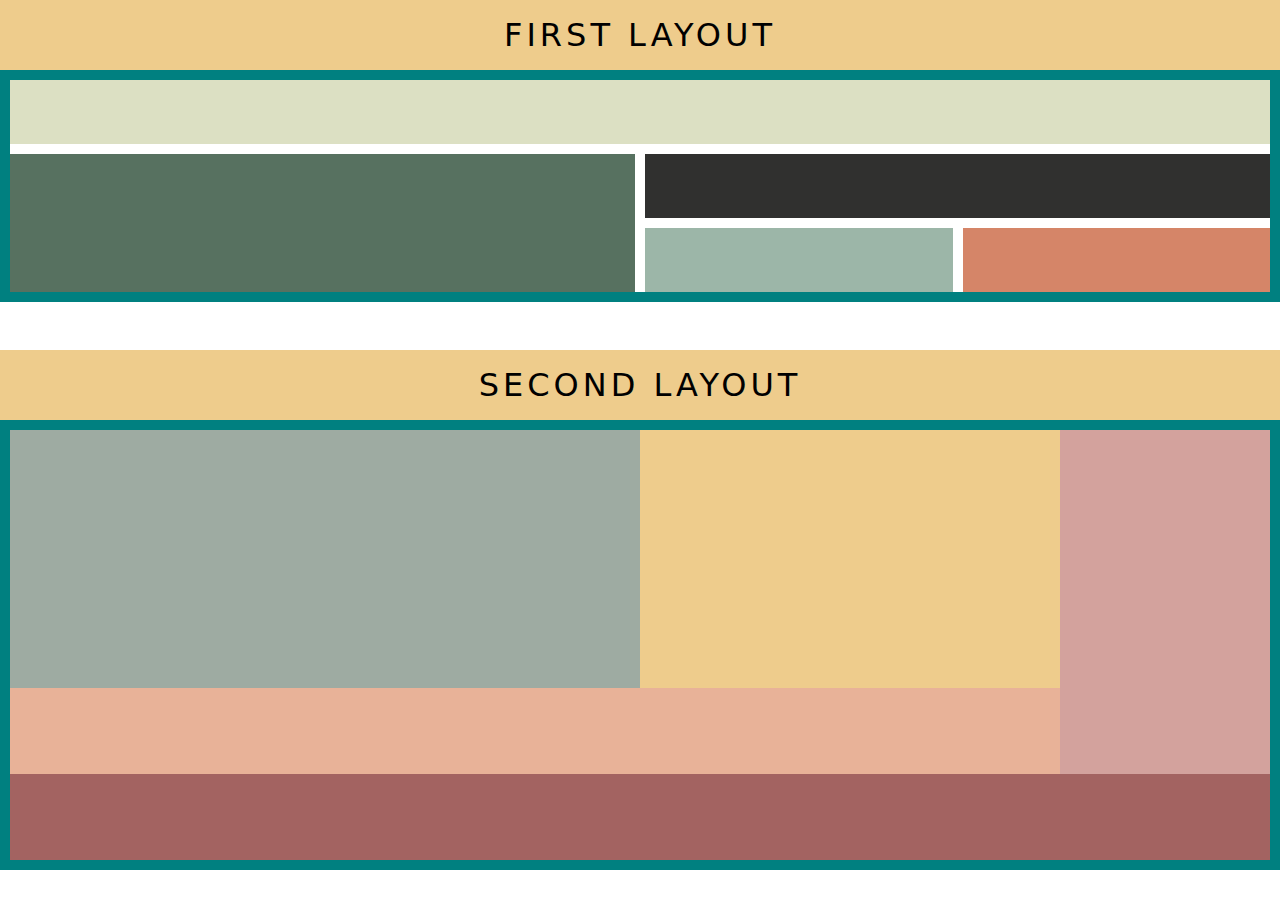
<file: Grid-Level-1_2/index.html>
<!DOCTYPE html>
<html lang="de">
  <head>
    <meta charset="UTF-8" />
    <meta http-equiv="X-UA-Compatible" content="IE=edge" />
    <meta name="viewport" content="width=device-width,initial-scale=1.0" />
    <link rel="stylesheet" href="./assets/css/style.css" />
    <title>Grid-Level-1_2</title>
  </head>
  <body>
    <main>
      <h2>First Layout</h2>
      <div class="grid-wrapper">
        <div class="item1"></div>
        <div class="item2"></div>
        <div class="item3"></div>
        <div class="item4"></div>
        <div class="item5"></div>
      </div>

      <h3>Second Layout</h3>
      <div class="main_wrapper">
        <div class="box1"></div>
        <div class="box2"></div>
        <div class="box3"></div>
        <div class="box4"></div>
        <div class="box5"></div>
      </div>
    </main>
  </body>
</html>
</file>
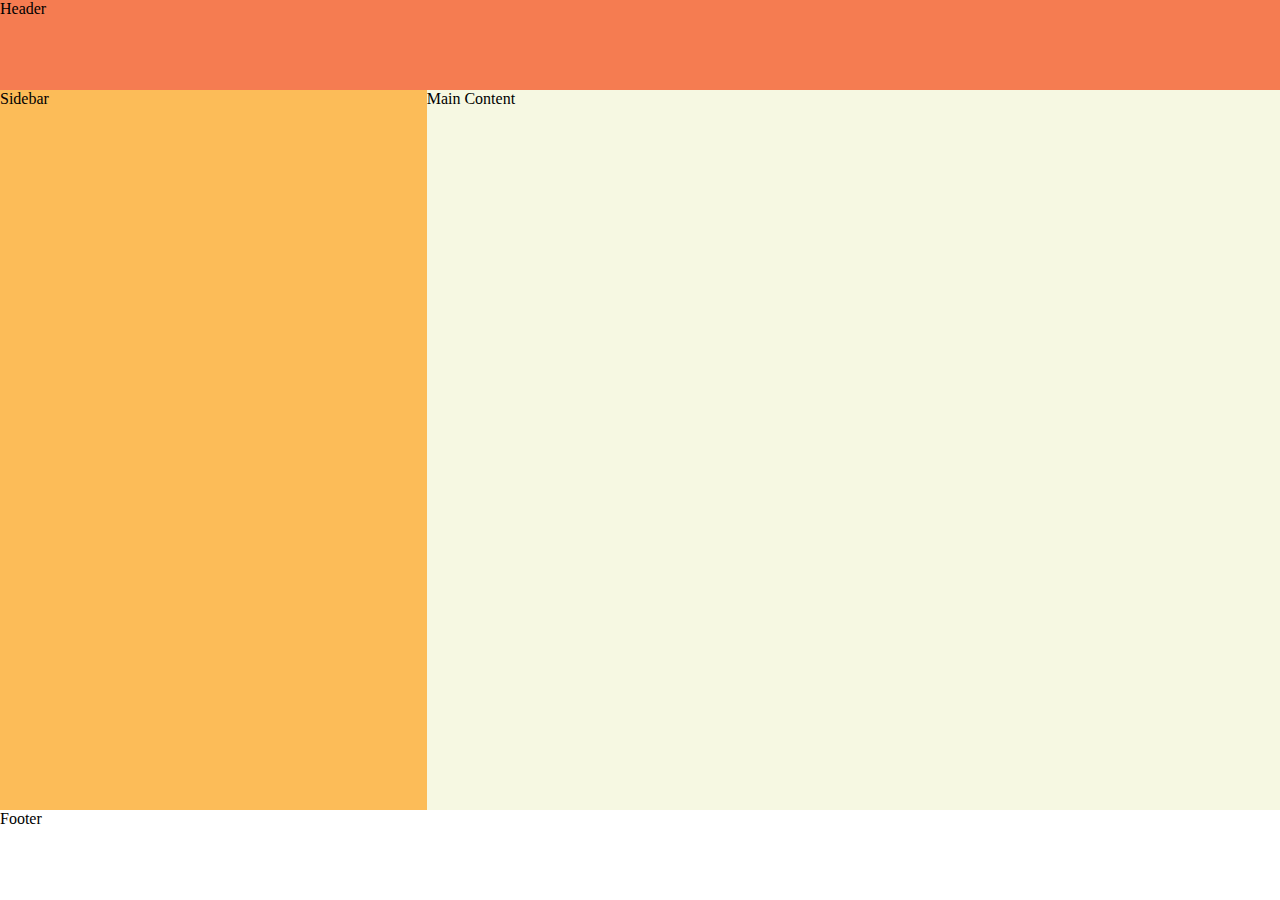
<file: Grid-Level-1_3/index.html>
<!DOCTYPE html>
<html lang="de">
  <head>
    <meta charset="UTF-8" />
    <meta http-equiv="X-UA-Compatible" content="IE=edge" />
    <meta name="viewport" content="width=device-width,initial-scale=1.0" />
    <link rel="stylesheet" href="./assets/css/style.css" />
    <title>Grid-Level-1_3</title>
  </head>
  <body>
    <main>
      <div class="main_wrapper">
        <div class="box1">Header</div>
        <div class="box2">Sidebar</div>
        <div class="box3">Main Content</div>
        <div class="box4">Footer</div>
      </div>
    </main>
  </body>
</html>
</file>
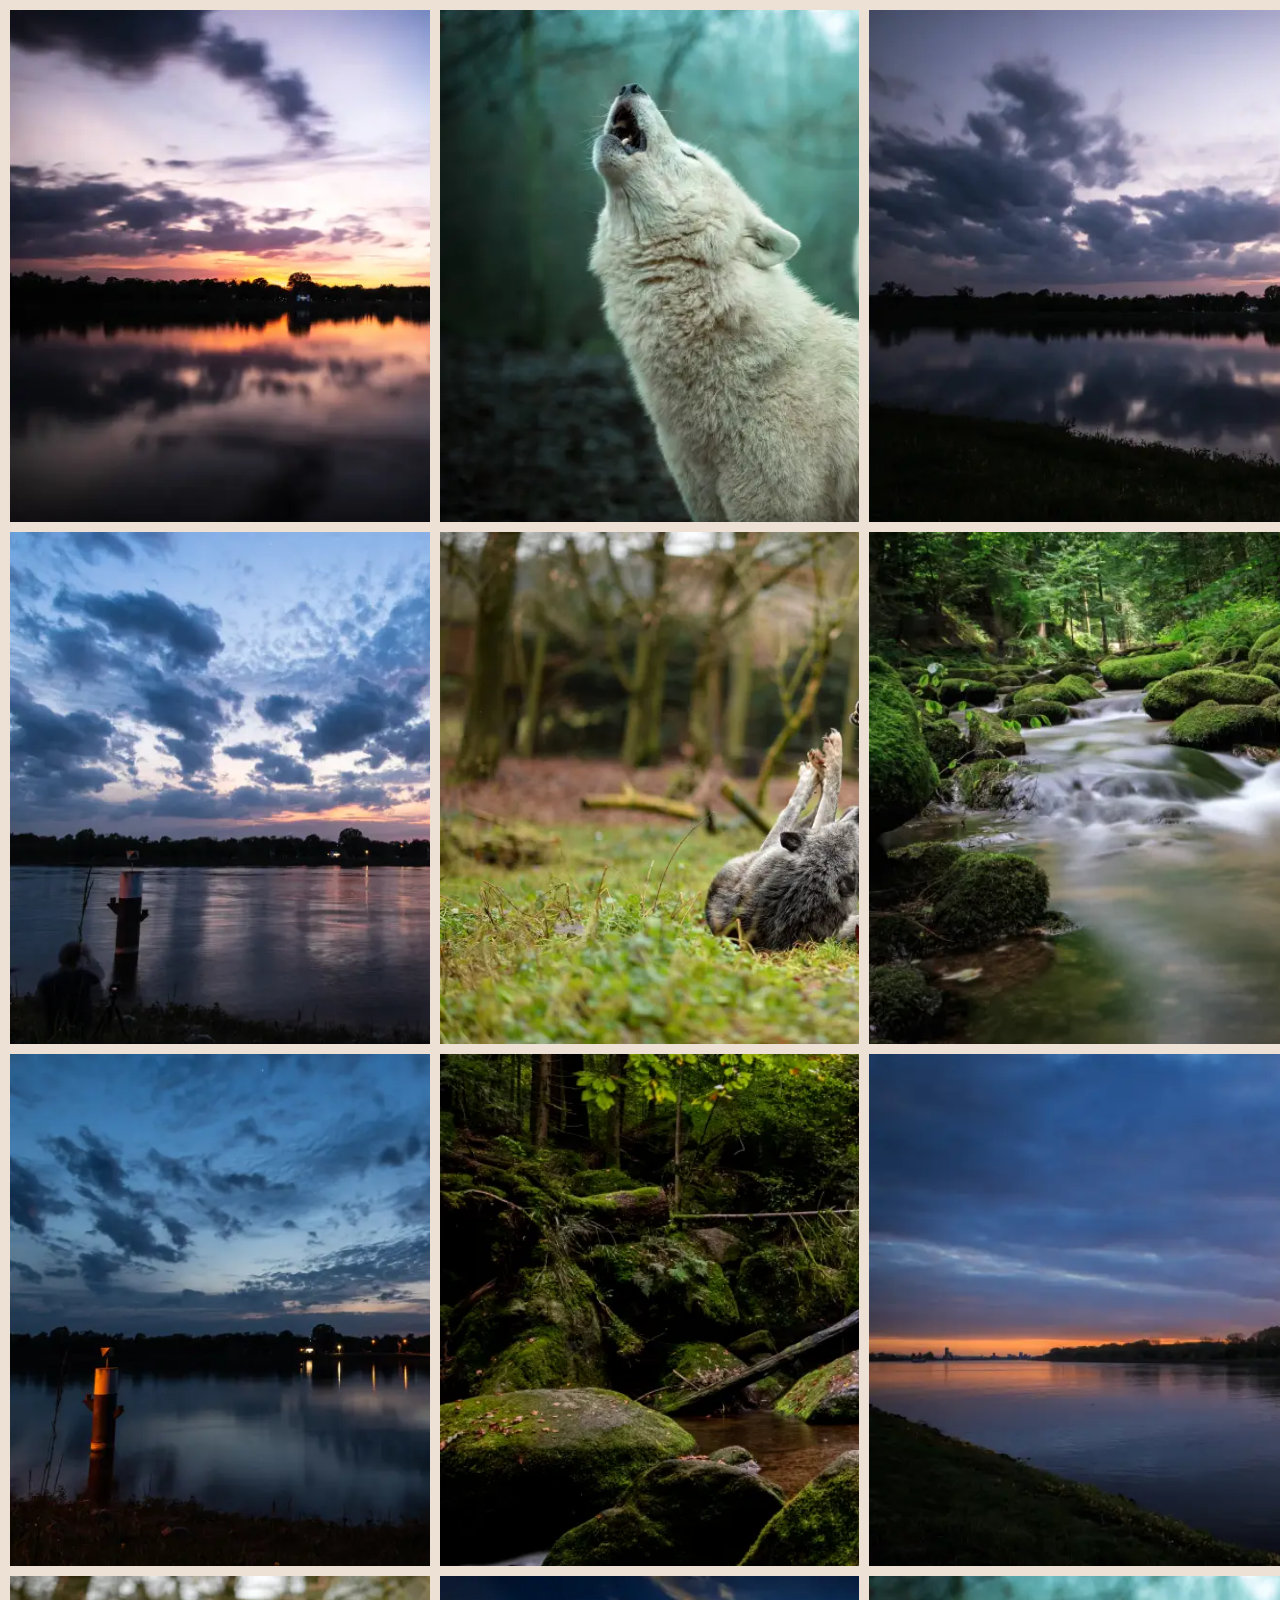
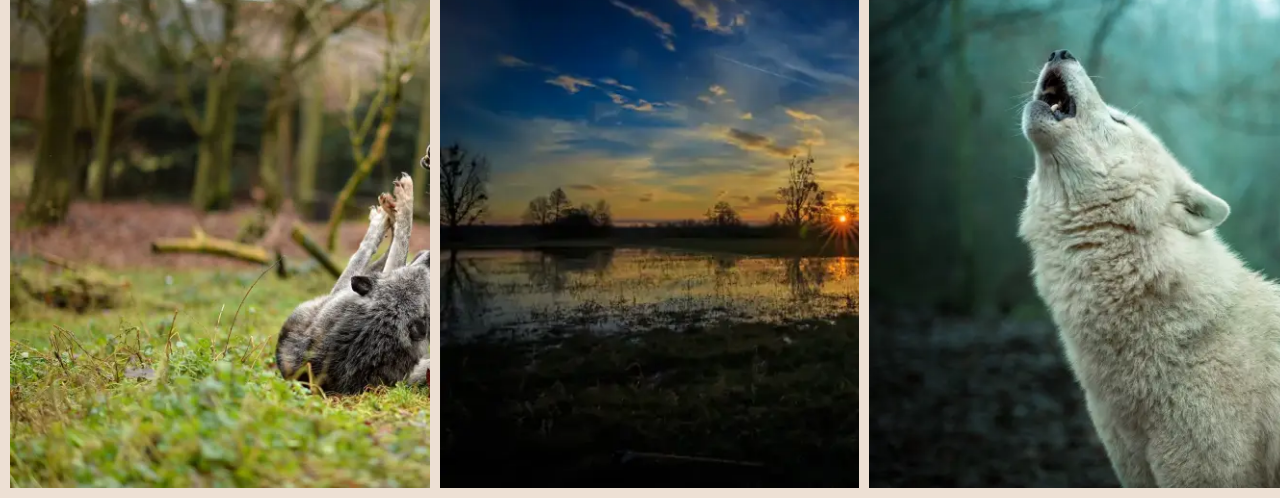
<file: Grid-Level-2_1/index.html>
<!DOCTYPE html>
<html lang="de">
  <head>
    <meta charset="UTF-8" />
    <meta http-equiv="X-UA-Compatible" content="IE=edge" />
    <meta name="viewport" content="width=device-width,initial-scale=1.0" />
    <link rel="stylesheet" href="./assets/css/style.css" />
    <title>Grid-Level-2_1</title>
  </head>
  <body>
    <main>
      <div class="grid_wrapper">
        <div class="grid_item item1"><div class="overlay">OVERLAY</div></div>
        <div class="grid_item item2"><div class="overlay">OVERLAY</div></div>
        <div class="grid_item item3"><div class="overlay">OVERLAY</div></div>
        <div class="grid_item item4"><div class="overlay">OVERLAY</div></div>
        <div class="grid_item item5"><div class="overlay">OVERLAY</div></div>
        <div class="grid_item item6"><div class="overlay">OVERLAY</div></div>
        <div class="grid_item item7"><div class="overlay">OVERLAY</div></div>
        <div class="grid_item item8"><div class="overlay">OVERLAY</div></div>
        <div class="grid_item item9"><div class="overlay">OVERLAY</div></div>
        <div class="grid_item item10"><div class="overlay">OVERLAY</div></div>
        <div class="grid_item item11"><div class="overlay">OVERLAY</div></div>
        <div class="grid_item item12"><div class="overlay">OVERLAY</div></div>
      </div>
    </main>
  </body>
</html>
</file>
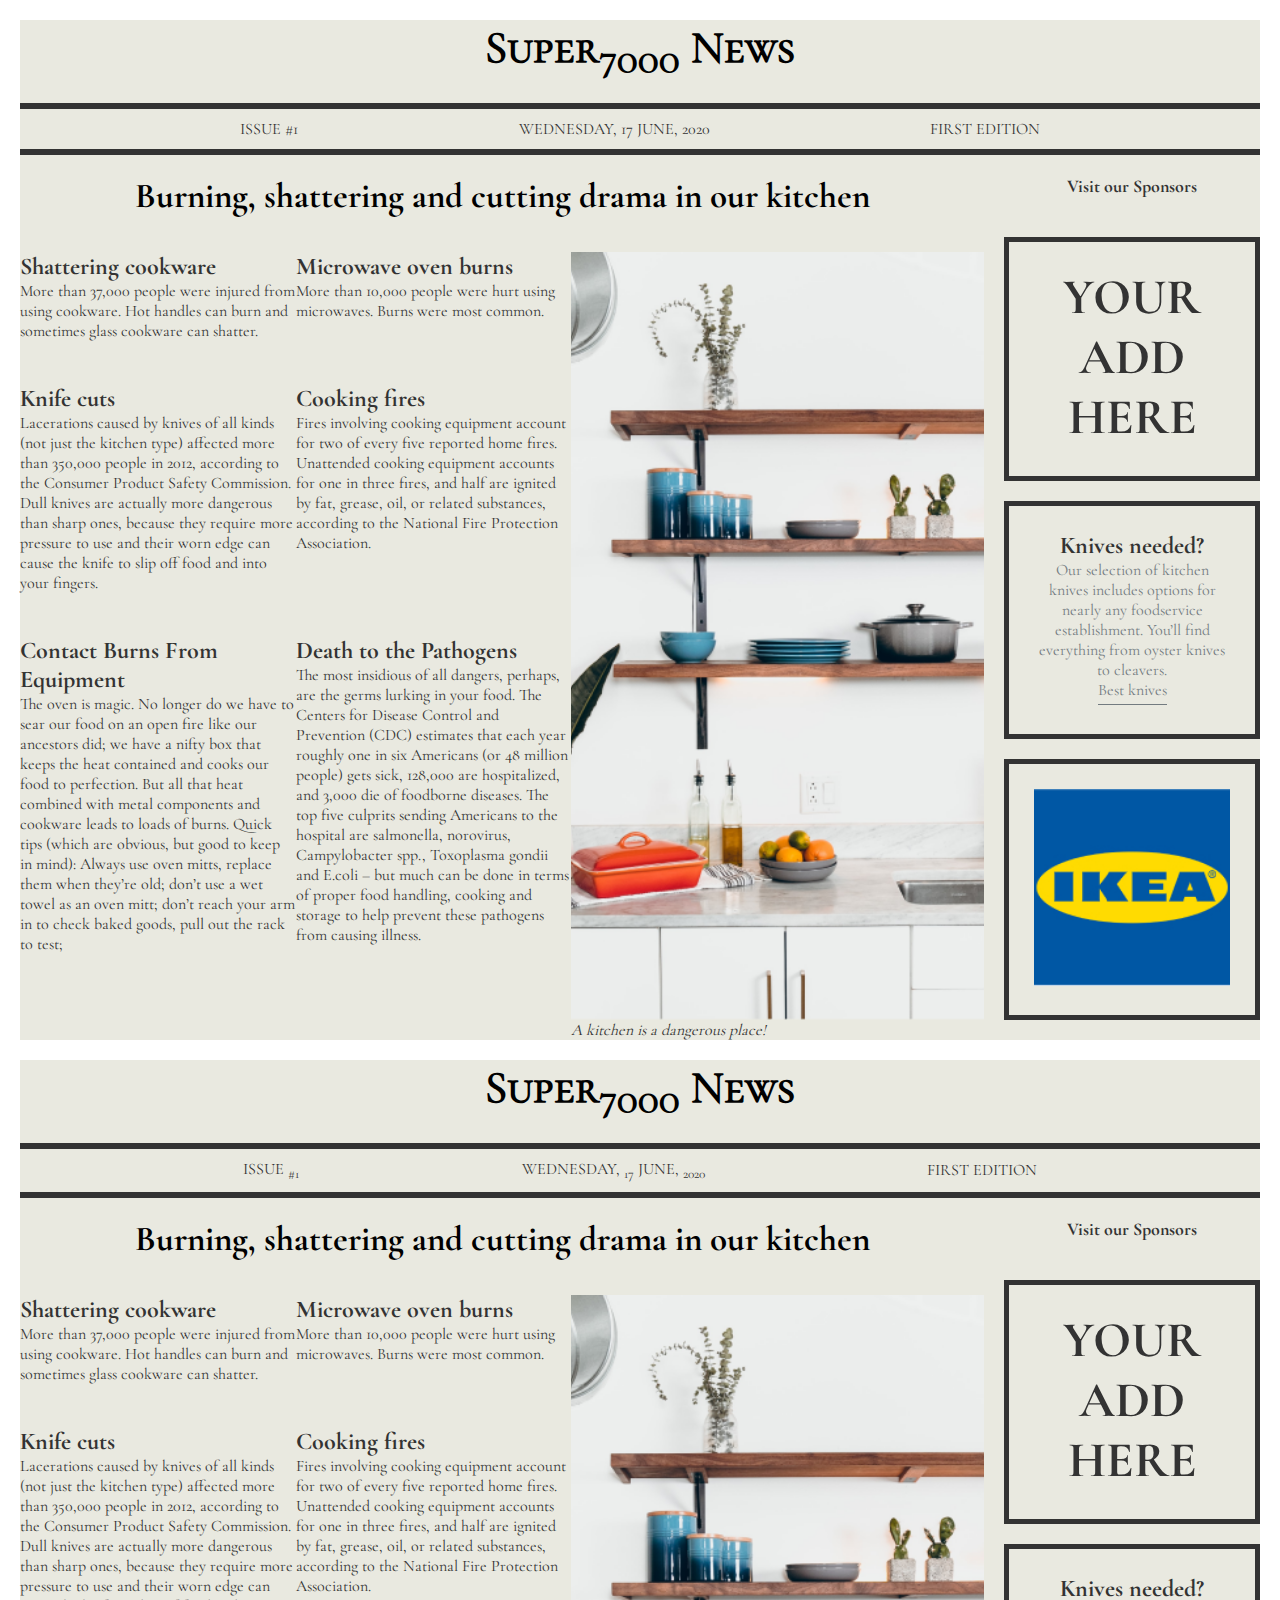
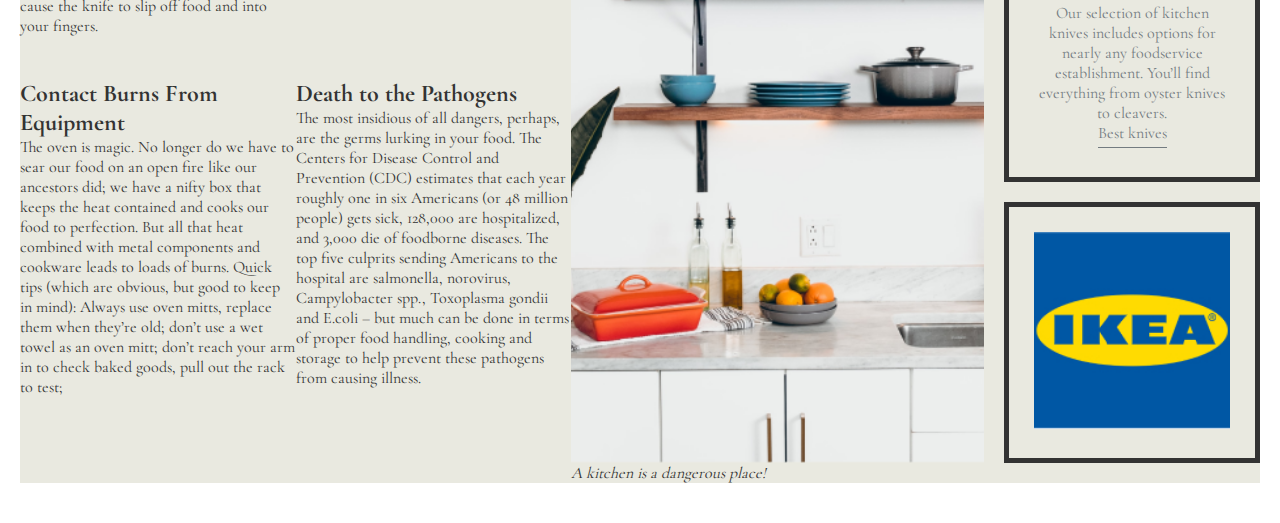
<file: Grid-Level-3_3/index.html>
<!DOCTYPE html>
<html lang="de">
  <head>
    <meta charset="UTF-8" />
    <meta http-equiv="X-UA-Compatible" content="IE=edge" />
    <meta name="viewport" content="width=device-width,initial-scale=1.0" />
    <link rel="stylesheet" href="./assets/css/style.css" />
    <link rel="stylesheet" href="./assets/css/global_min.css" />
    <title>Grid-Level-3_3</title>
  </head>
  <body>
    <div class="wrapper">
      <header>
        <h1>Super<sub>7000</sub> News</h1>
        <div class="date_edition d-flex justify-center align-center evenly">
          <p>ISSUE #1</p>
          <p>WEDNESDAY, 17 JUNE, 2020</p>
          <p>FIRST EDITION</p>
        </div>
      </header>
      <main>
        <div class="grid_wrapper">
          <h2>Burning, shattering and cutting drama in our kitchen</h2>
          <div class="grid-item item1">
            <h3>Shattering cookware</h3>
            <p>
              More than 37,000 people were injured from using cookware. Hot
              handles can burn and sometimes glass cookware can shatter.
            </p>
          </div>
          <div class="grid-item item2">
            <h3>Microwave oven burns</h3>
            <p>
              More than 10,000 people were hurt using microwaves. Burns were
              most common.
            </p>
          </div>
          <div class="grid-item item3">
            <h3>Knife cuts</h3>
            <p>
              Lacerations caused by knives of all kinds (not just the kitchen
              type) affected more than 350,000 people in 2012, according to the
              Consumer Product Safety Commission. Dull knives are actually more
              dangerous than sharp ones, because they require more pressure to
              use and their worn edge can cause the knife to slip off food and
              into your fingers.
            </p>
          </div>
          <div class="grid-item item4">
            <h3>Cooking fires</h3>
            <p>
              Fires involving cooking equipment account for two of every five
              reported home fires. Unattended cooking equipment accounts for one
              in three fires, and half are ignited by fat, grease, oil, or
              related substances, according to the National Fire Protection
              Association.
            </p>
          </div>
          <div class="grid-item item5">
            <h3>Contact Burns From Equipment</h3>
            <p>
              The oven is magic. No longer do we have to sear our food on an
              open fire like our ancestors did; we have a nifty box that keeps
              the heat contained and cooks our food to perfection. But all that
              heat combined with metal components and cookware leads to loads of
              burns. Quick tips (which are obvious, but good to keep in mind):
              Always use oven mitts, replace them when they’re old; don’t use a
              wet towel as an oven mitt; don’t reach your arm in to check baked
              goods, pull out the rack to test;
            </p>
          </div>
          <div class="grid-item item6">
            <h3>Death to the Pathogens</h3>
            <p>
              The most insidious of all dangers, perhaps, are the germs lurking
              in your food. The Centers for Disease Control and Prevention (CDC)
              estimates that each year roughly one in six Americans (or 48
              million people) gets sick, 128,000 are hospitalized, and 3,000 die
              of foodborne diseases. The top five culprits sending Americans to
              the hospital are salmonella, norovirus, Campylobacter spp.,
              Toxoplasma gondii and E.coli – but much can be done in terms of
              proper food handling, cooking and storage to help prevent these
              pathogens from causing illness.
            </p>
          </div>
          <div class="kitchen_picture">
            <img
              src="./assets/img/kitchen.png"
              width="469"
              height="587"
              alt="Kitchen Ikea"
              title="Kitchen Ikea"
              aria-label="Kitchen Ikea"
            />
            <p>A kitchen is a dangerous place!</p>
          </div>
          <aside class="d-flex justify-center align-center flex-column">
            <h4 class="text-center">Visit our Sponsors</h4>
            <div class="aside_item">
              <h5>YOUR ADD HERE</h5>
            </div>
            <div class="double_text aside_item">
              <h3>Knives needed?</h3>
              <p>
                Our selection of kitchen knives includes options for nearly any
                foodservice establishment. You’ll find everything from oyster
                knives to cleavers.
              </p>
              <p>Best knives</p>
            </div>
            <div class="aside_item">
              <img
                src="./assets/img/ikea-logo.jpg"
                width="167"
                height="168"
                alt="IKEA Logo"
                title="IKEA Logo"
                aria-label="IKEA Logo"
              />
            </div>
          </aside>
        </div>
      </main>
    </div>

    <div class="wrapper">
      <header>
        <h1>Super<sub>7000</sub> News</h1>
        <div class="date_edition d-flex justify-center align-center evenly">
          <p>ISSUE <sub>#1</sub></p>
          <p>WEDNESDAY, <sub>17</sub> JUNE, <sub>2020</sub></p>
          <p>FIRST EDITION</p>
        </div>
      </header>
      <main>
        <div class="grid_wrapper">
          <h2>Burning, shattering and cutting drama in our kitchen</h2>
          <div class="grid-item item1">
            <h3>Shattering cookware</h3>
            <p>
              More than 37,000 people were injured from using cookware. Hot
              handles can burn and sometimes glass cookware can shatter.
            </p>
          </div>
          <div class="grid-item item2">
            <h3>Microwave oven burns</h3>
            <p>
              More than 10,000 people were hurt using microwaves. Burns were
              most common.
            </p>
          </div>
          <div class="grid-item item3">
            <h3>Knife cuts</h3>
            <p>
              Lacerations caused by knives of all kinds (not just the kitchen
              type) affected more than 350,000 people in 2012, according to the
              Consumer Product Safety Commission. Dull knives are actually more
              dangerous than sharp ones, because they require more pressure to
              use and their worn edge can cause the knife to slip off food and
              into your fingers.
            </p>
          </div>
          <div class="grid-item item4">
            <h3>Cooking fires</h3>
            <p>
              Fires involving cooking equipment account for two of every five
              reported home fires. Unattended cooking equipment accounts for one
              in three fires, and half are ignited by fat, grease, oil, or
              related substances, according to the National Fire Protection
              Association.
            </p>
          </div>
          <div class="grid-item item5">
            <h3>Contact Burns From Equipment</h3>
            <p>
              The oven is magic. No longer do we have to sear our food on an
              open fire like our ancestors did; we have a nifty box that keeps
              the heat contained and cooks our food to perfection. But all that
              heat combined with metal components and cookware leads to loads of
              burns. Quick tips (which are obvious, but good to keep in mind):
              Always use oven mitts, replace them when they’re old; don’t use a
              wet towel as an oven mitt; don’t reach your arm in to check baked
              goods, pull out the rack to test;
            </p>
          </div>
          <div class="grid-item item6">
            <h3>Death to the Pathogens</h3>
            <p>
              The most insidious of all dangers, perhaps, are the germs lurking
              in your food. The Centers for Disease Control and Prevention (CDC)
              estimates that each year roughly one in six Americans (or 48
              million people) gets sick, 128,000 are hospitalized, and 3,000 die
              of foodborne diseases. The top five culprits sending Americans to
              the hospital are salmonella, norovirus, Campylobacter spp.,
              Toxoplasma gondii and E.coli – but much can be done in terms of
              proper food handling, cooking and storage to help prevent these
              pathogens from causing illness.
            </p>
          </div>
          <div class="kitchen_picture">
            <img
              src="./assets/img/kitchen.png"
              width="469"
              height="587"
              alt="Kitchen Ikea"
              title="Kitchen Ikea"
              aria-label="Kitchen Ikea"
            />
            <p>A kitchen is a dangerous place!</p>
          </div>
          <aside class="d-flex justify-center align-center flex-column">
            <h4 class="text-center">Visit our Sponsors</h4>
            <div class="aside_item">
              <h5>YOUR ADD HERE</h5>
            </div>
            <div class="double_text aside_item">
              <h3>Knives needed?</h3>
              <p>
                Our selection of kitchen knives includes options for nearly any
                foodservice establishment. You’ll find everything from oyster
                knives to cleavers.
              </p>
              <p>Best knives</p>
            </div>
            <div class="aside_item">
              <img
                src="./assets/img/ikea-logo.jpg"
                width="167"
                height="168"
                alt="IKEA Logo"
                title="IKEA Logo"
                aria-label="IKEA Logo"
              />
            </div>
          </aside>
        </div>
      </main>
    </div>
  </body>
</html>
</file>
<file: Grid-Level-1_2/assets/css/style.css>
* {
  margin: 0;
  padding: 0;
  box-sizing: border-box;
}

:root {
  /* Erstes Layout */
  --color_brown: #d58568;
  --color_black: #30302f;
  --color_green_dark: #577160;
  --color_green_smooth: #9cb6a8;
  --color_green_soft: #dce0c3;
  /* Zweites Layout */
  --color_1: #9eaba2;
  --color_2: #bdd1c5;
  --color_3: #eecc8c;
  --color_4: #e8b298;
  --color_5: #d3a29d;
  --color_6: #a36361;
}

h2,
h3 {
  font-family: system-ui, -apple-system, BlinkMacSystemFont, 'Segoe UI', Roboto,
    Oxygen, Ubuntu, Cantarell, 'Open Sans', 'Helvetica Neue', sans-serif;
  font-size: 2rem;
  font-weight: 500;
  text-transform: uppercase;
  text-align: center;
  letter-spacing: 4px;
  background-color: #eecc8c;
  padding: 1rem 0;
}

/* Erstes Layout */
.grid-wrapper {
  display: grid;
  grid-template-columns: repeat(4, 1fr);
  grid-template-rows: repeat(3, 1fr);
  gap: 10px;
  border: 10px solid teal;
  margin-bottom: 3rem;
}

.grid-wrapper > * {
  padding: 2rem 0;
}

.item1 {
  grid-row: 1/1;
  grid-column: 1/5;
  background-color: var(--color_green_soft);
}

.item2 {
  grid-row: 2/4;
  grid-column: 1/3;
  background-color: var(--color_green_dark);
}

.item3 {
  grid-row: 2/3;
  grid-column: 3/5;
  background-color: var(--color_black);
}

.item4 {
  grid-row: 3/3;
  grid-column: 3/4;
  background-color: var(--color_green_smooth);
}

.item5 {
  grid-row: 3/3;
  grid-column: 4/5;
  background-color: var(--color_brown);
}

/* Zweites Layout */
.main_wrapper {
  display: grid;
  grid-template-columns: repeat(6, 1fr);
  grid-template-rows: repeat(5, 1fr);
  height: 50vh;
  border: 10px solid teal;
}

.box1 {
  grid-row: 1/4;
  grid-column: 1/4;
  background-color: var(--color_1);
}

.box2 {
  grid-row: 1/4;
  grid-column: 4/6;
  background-color: var(--color_3);
}

.box3 {
  grid-row: 4/4;
  grid-column: 1/6;
  background-color: var(--color_4);
}

.box4 {
  grid-row: 1/6;
  grid-column: 6/7;
  background-color: var(--color_5);
}

.box5 {
  grid-row: 5/6;
  grid-column: 1/7;
  background-color: var(--color_6);
}
</file>
<file: Grid-Level-1_3/assets/css/style.css>
* {
  margin: 0;
  padding: 0;
  box-sizing: border-box;
}

:root {
  --color_orange: #f57c51;
  --color_yellow: #fcbc58;
  --color_creme: #f6f8e2;
  --creme_darker: #e0ddca;
}

.main_wrapper {
  display: grid;
  min-height: 100vh;
  grid-template-columns: repeat(3, 1fr);
  grid-template-rows: 10vh 80vh 10vh;
}

.box1 {
  grid-row: 1/1;
  grid-column: 1/4;
  background-color: var(--color_orange);
}

.box2 {
  grid-row: 2/3;
  grid-column: 1/2;
  background-color: var(--color_yellow);
}

.box3 {
  grid-row: 2/3;
  grid-column: 2/4;
  background-color: var(--color_creme);
}

.box4 {
  grid-row: 3/3;
  grid-column: 1/4;
  background-color: var(--color_darker);
}
</file>
<file: Grid-Level-2_1/assets/css/style.css>
* {
  margin: 0;
  padding: 0;
  box-sizing: border-box;
}

:root {
  --color_black: #000000;
  --color_white: #ffffff;
}

img {
  max-width: 100%;
}

body {
  background-color: #ede0d4;
}

.grid_wrapper {
  display: grid;
  grid-template-columns: repeat(3, 33.3%);
  grid-template-rows: repeat(4, 32rem);
  gap: 10px;
  padding: 10px;
}

.grid_wrapper .grid_item {
  width: 100%;
  height: 100%;
  background-size: cover;
  background-repeat: no-repeat;
  overflow: hidden;
  position: relative;
  cursor: pointer;
  transition: 0.4s transform ease-in-out;
  perspective: 1000px;
}

.grid_wrapper .overlay {
  display: flex;
  justify-content: center;
  align-items: center;
  position: absolute;
  content: '';
  transform: translateY(100%);
  left: 0;
  background: linear-gradient(transparent, rgba(0, 0, 0));
  width: 100%;
  height: 100%;
  transition: 0.4s transform ease-in-out;
  color: white;
  font-family: system-ui, -apple-system, BlinkMacSystemFont, 'Segoe UI', Roboto,
    Oxygen, Ubuntu, Cantarell, 'Open Sans', 'Helvetica Neue', sans-serif;
  font-size: 2rem;
  font-weight: 200;
  letter-spacing: 4px;
}

.grid_wrapper .grid_item:hover .overlay {
  transform: translateY(0) rotateY(-180deg);
}

.grid_wrapper .grid_item:hover {
  transform: rotateY(180deg);
}

.item1 {
  background: url('../img/sunset_1.webp');
}

.item2 {
  background: url('../img/Photo-by-M-Schoenberger-5089Bkl.webp');
}

.item3 {
  background: url('../img/sunset_2.webp');
}

.item4 {
  background: url('../img/sunset_3.webp');
}

.item5 {
  background: url('../img/playing_wolves.webp');
}

.item6 {
  background: url('../img/waterfall_1.webp');
}

.item7 {
  background: url('../img/sunset_4.webp');
}

.item8 {
  background: url('../img/waterfall_2.webp');
}

.item9 {
  background: url('../img/sunset_5.webp');
}

.item10 {
  background: url('../img/playing_wolves.webp');
}

.item11 {
  background: url('../img/sunset_6.webp');
}

.item12 {
  background: url('../img/Photo-by-M-Schoenberger-5089Bkl.webp');
}
</file>
<file: Grid-Level-3_3/assets/css/style.css>
@font-face {
  font-family: 'CormorantGaramond-Regular';
  src: url('../fonts/CormorantGaramond-Regular.ttf');
}

@font-face {
  font-family: 'CormorantGaramond-Bold';
  src: url('../fonts/CormorantGaramond-Bold.ttf');
}

* {
  margin: 0;
  padding: 0;
  box-sizing: border-box;
}

:root {
  --color_black: #333333;
  --color_white: #ffffff;
  --color_green_soft: #e9e9e0;
  --color_grey_dark: #737b80;
}

img {
  max-width: 100%;
}

a {
  text-decoration: none;
  color: var(--color_black);
}

body {
  font-family: 'CormorantGaramond-Regular', sans-serif;
  background-color: var(--color_white);
  padding: 20px;
}

header {
  width: 100%;
}

p {
  font-family: 'CormorantGaramond-Regular', sans-serif;
  font-size: 16px;
  font-weight: 400;
  color: var(--color_black);
}

header h1 {
  text-align: center;
  font-variant: small-caps;
  font-size: 45px;
  margin-bottom: 20px;
}

.wrapper {
  background-color: var(--color_green_soft);
  column-gap: 20px;
}

.date_edition {
  padding: 10px 0;
  border-top: 6px solid var(--color_black);
  border-bottom: 6px solid var(--color_black);
}

.date_edition p {
  text-transform: uppercase;
}

.grid_wrapper {
  display: grid;
  grid-template-areas:
    'highlight highlight highlight aside'
    'article1 article2 kitchen aside'
    'article3 article4 kitchen aside'
    'article3 article4 kitchen aside'
    'article5 article6 kitchen aside'
    'article5 article6 kitchen aside'
    'article5 article6 kitchen aside';
  text-align: left;
  grid-template-columns: 2fr 2fr 3fr 2fr;
  gap: 0;
  margin-bottom: 20px;
  padding-bottom: 20px;
}

.grid_wrapper .grid-item {
  min-height: 110px;
  max-height: 362px;
}

.grid_wrapper h2 {
  grid-area: highlight;
  font-family: 'CormorantGaramond-Bold', sans-serif;
  font-size: 35px;
  text-align: center;
  font-weight: 700;
  margin-top: 20px;
  margin-bottom: 13px;
}

.grid_wrapper h3 {
  font-family: 'CormorantGaramond-Bold', sans-serif;
  font-size: 24px;
  font-weight: 700;
  color: var(--color_black);
}

.grid_wrapper p {
  text-transform: none;
}

.item1 {
  grid-area: article1;
}

.item2 {
  grid-area: article2;
}

.item3 {
  grid-area: article3;
}

.item4 {
  grid-area: article4;
}

.item5 {
  grid-area: article5;
}

.item6 {
  grid-area: article6;
}

.kitchen_picture {
  grid-area: kitchen;
  grid-template-columns: repeat(3, 1fr);
  width: 100%;
}

.kitchen_picture img,
.aside_item img {
  display: block;
  width: 100%;
  height: 100%;
  object-fit: cover;
  object-position: center;
}

.kitchen_picture p {
  font-style: italic;
}

aside {
  grid-area: aside;
  display: flex;
  justify-self: end;
  /* width: 40%; */
  gap: 20px;
  margin-left: 20px;
}

aside h4 {
  font-family: 'CormorantGaramond-Bold', sans-serif;
  font-size: 18px;
  margin-top: 20px;
  margin-bottom: 20px;
  color: var(--color_black);
}

aside .aside_item {
  width: 100%;
  display: flex;
  justify-content: center;
  align-items: center;
  flex-direction: column;
  border: 5px solid var(--color_black);
  padding: 25px 25px 29px 25px;
  text-align: center;
}

aside .aside_item h5 {
  font-family: 'CormorantGaramond-Bold', sans-serif;
  font-size: 50px;
  color: var(--color_black);
  font-weight: 700;
}

aside .aside_item p {
  color: var(--color_grey_dark);
}

aside .double_text p:nth-of-type(2) {
  padding-bottom: 4px;
  border-bottom: 1px solid var(--color_grey_dark);
}
</file>
<file: Grid-Level-3_3/assets/css/global_min.css>
.d-flex {
    display: flex;
  }
  
  .justify-center {
    justify-content: center;
  }
  
  .justify-start {
    justify-content: flex-start;
  }
  
  .evenly {
    justify-content: space-evenly;
  }
  
  .between {
    justify-content: space-between;
  }
  
  .gap-4 {
    gap: 4rem;
  }
  
  .align-center {
    align-items: center;
  }
  
  .align-start {
    align-items: flex-start;
  }
  
  .flex-column {
    flex-direction: column;
  }
  
  .flex-row {
    flex-direction: row;
  }
  
  .wrap {
    flex-wrap: wrap;
  }
  
  .wrap-reverse {
    flex-wrap: wrap-reverse;
  }
  
  .text-center {
    text-align: center;
  }
  
  .mb-2 {
    margin-bottom: 2rem;
  }
  
  .p-4 {
    padding: 4rem;
  }
  
  .pt-4 {
    padding-top: 4rem;
  }
</file>
